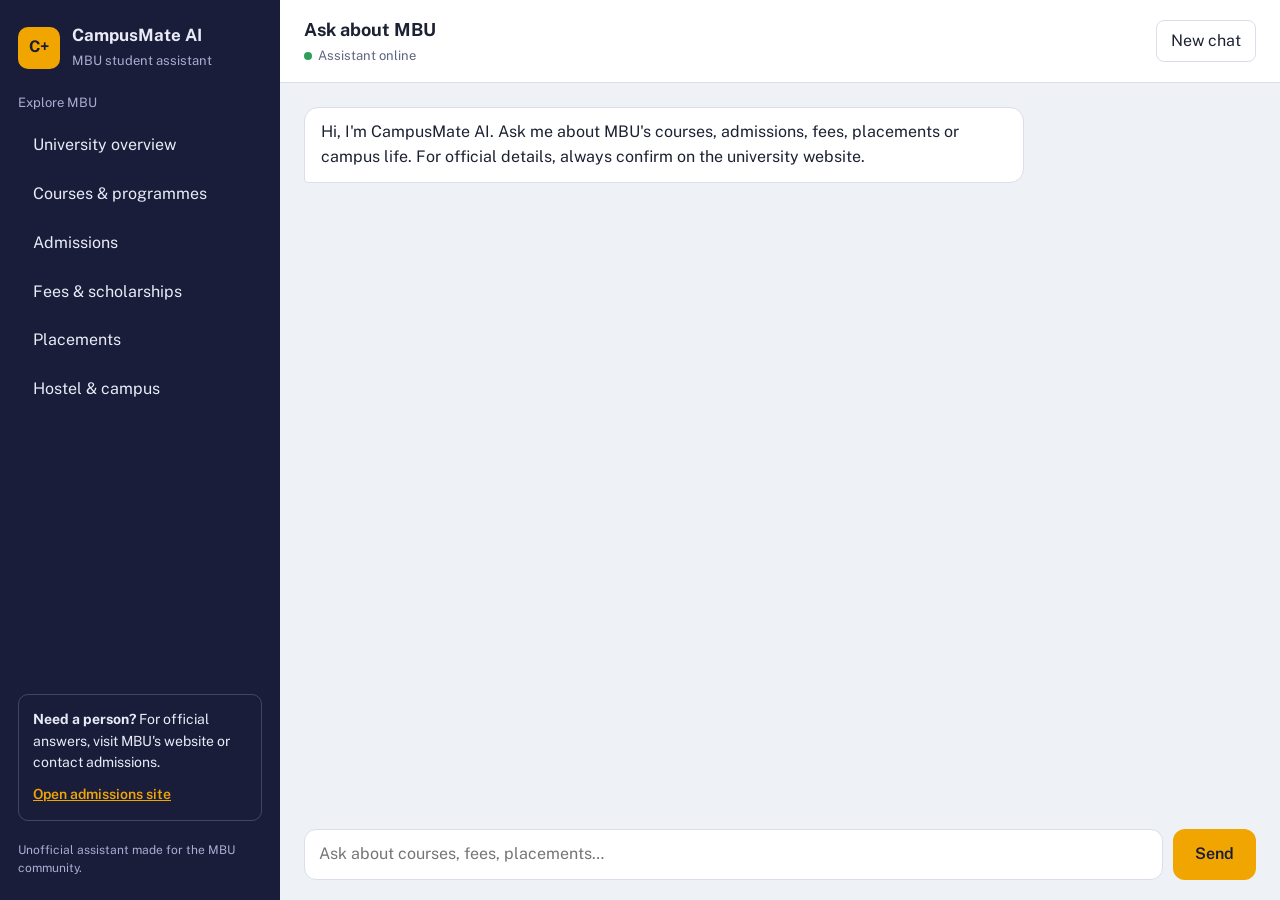
<file: index.html>
<!doctype html>
<html lang="en">
<head>
<meta charset="utf-8">
<meta name="viewport" content="width=device-width, initial-scale=1">
<title>CampusMate AI · MBU Student Assistant</title>
<link rel="preconnect" href="https://fonts.googleapis.com">
<link href="https://fonts.googleapis.com/css2?family=Public+Sans:wght@400;500;600;700&display=swap" rel="stylesheet">
<link rel="stylesheet" href="style.css">
</head>
<body>
<div class="app">
  <aside class="side">
    <div class="brand">
      <div class="logo" aria-hidden="true">C+</div>
      <div><strong>CampusMate AI</strong><span>MBU student assistant</span></div>
    </div>
    <nav id="quick" aria-label="Quick questions">
      <p class="group">Explore MBU</p>
      <button data-q="Give me an overview of Mohan Babu University.">University overview</button>
      <button data-q="What courses and programmes does MBU offer?">Courses &amp; programmes</button>
      <button data-q="How do I apply for admission to MBU?">Admissions</button>
      <button data-q="What are the fees and scholarships at MBU?">Fees &amp; scholarships</button>
      <button data-q="What verified information is available about placements at MBU?">Placements</button>
      <button data-q="Tell me about hostel and campus facilities at MBU.">Hostel &amp; campus</button>
    </nav>
    <div class="human">
      <p><strong>Need a person?</strong> For official answers, visit MBU's website or contact admissions.</p>
      <a href="https://admissions.mbu.asia/" target="_blank" rel="noopener noreferrer">Open admissions site</a>
    </div>
    <p class="foot">Unofficial assistant made for the MBU community.</p>
  </aside>

  <main class="main">
    <header class="top">
      <div><h1>Ask about MBU</h1><p><span class="dot"></span>Assistant online</p></div>
      <button id="newchat" type="button">New chat</button>
    </header>
    <section id="log" class="log" aria-live="polite"></section>
    <form id="composer" class="composer">
      <textarea id="question" rows="1" placeholder="Ask about courses, fees, placements…" aria-label="Your question"></textarea>
      <button id="send" type="submit">Send</button>
    </form>
  </main>
</div>
<script src="app.js"></script>
</body>
</html>
</file>
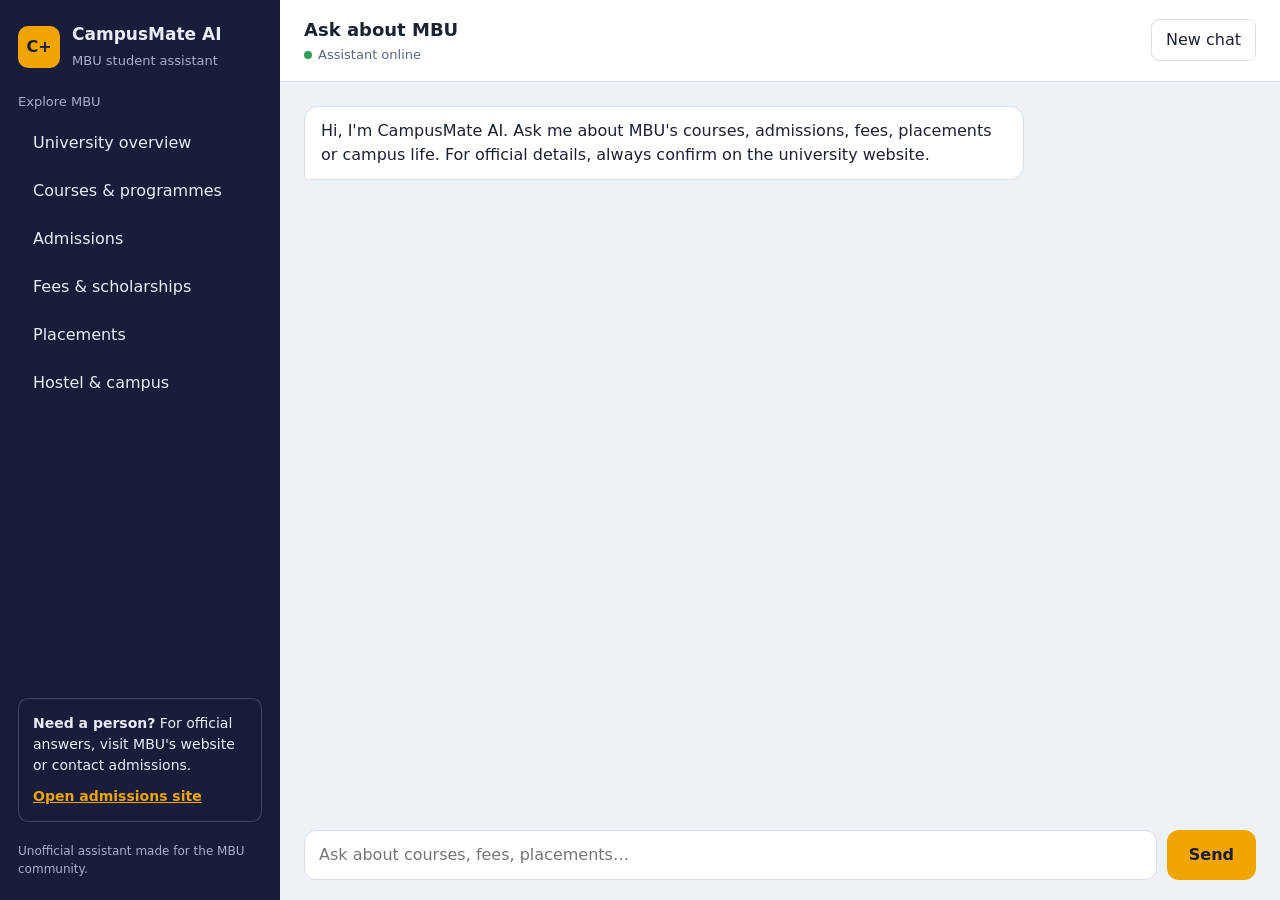
<file: static/index.html>
<!doctype html>
<html lang="en">
<head>
<meta charset="utf-8">
<meta name="viewport" content="width=device-width, initial-scale=1">
<meta name="theme-color" content="#1a1d3a">
<meta name="description" content="CampusMate AI is a fast MBU student assistant for course, admissions, fees, placements, and hostel information.">
<title>CampusMate AI · MBU Student Assistant</title>
<link rel="stylesheet" href="style.css">
</head>
<body>
<div class="app">
  <aside class="side">
    <div class="brand">
      <div class="logo" aria-hidden="true">C+</div>
      <div><strong>CampusMate AI</strong><span>MBU student assistant</span></div>
    </div>
    <nav id="quick" aria-label="Quick questions">
      <p class="group">Explore MBU</p>
      <button data-q="Give me an overview of Mohan Babu University.">University overview</button>
      <button data-q="What courses and programmes does MBU offer?">Courses &amp; programmes</button>
      <button data-q="How do I apply for admission to MBU?">Admissions</button>
      <button data-q="What are the fees and scholarships at MBU?">Fees &amp; scholarships</button>
      <button data-q="What verified information is available about placements at MBU?">Placements</button>
      <button data-q="Tell me about hostel and campus facilities at MBU.">Hostel &amp; campus</button>
    </nav>
    <div class="human">
      <p><strong>Need a person?</strong> For official answers, visit MBU's website or contact admissions.</p>
      <a href="https://admissions.mbu.asia/" target="_blank" rel="noopener noreferrer">Open admissions site</a>
    </div>
    <p class="foot">Unofficial assistant made for the MBU community.</p>
  </aside>

  <main class="main">
    <header class="top">
      <div><h1>Ask about MBU</h1><p><span class="dot"></span>Assistant online</p></div>
      <div class="top-actions">
        <button id="settings-button" type="button">API settings</button>
        <button id="newchat" type="button">New chat</button>
      </div>
    </header>
    <section id="log" class="log" aria-live="polite"></section>
    <form id="composer" class="composer">
      <textarea id="question" rows="1" placeholder="Ask about courses, fees, placements…" aria-label="Your question"></textarea>
      <button id="send" type="submit">Send</button>
    </form>
  </main>
</div>
<dialog id="settings-dialog" aria-labelledby="settings-title">
  <form id="settings-form">
    <h2 id="settings-title">Gemini API settings</h2>
    <p class="settings-help">Enter your Gemini API key. It is saved only in this computer's local .env file and is never shown again.</p>
    <p id="settings-status" role="status"></p>
    <label for="api-key">Gemini API key</label>
    <input id="api-key" name="api_key" type="password" autocomplete="new-password" required>
    <div class="settings-actions">
      <button id="settings-close" type="button">Cancel</button>
      <button id="settings-save" type="submit">Save key</button>
    </div>
  </form>
</dialog>
<script src="app.js"></script>
</body>
</html>
</file>
<file: style.css>
:root{--ink:#1a1d3a;--side:#1a1d3a;--accent:#f0a500;--bg:#eef1f6;--card:#fff;--line:#d9deea;--text:#1d2233;--muted:#5d6580;--err:#b3261e;color-scheme:light}
@media (prefers-color-scheme:dark){:root{--bg:#12141f;--card:#1c2030;--line:#2c3248;--text:#e8eaf3;--muted:#9aa2bd;--err:#ff8a80}}
*{box-sizing:border-box}
html,body{height:100%;margin:0}
body{font-family:"Public Sans",system-ui,-apple-system,"Segoe UI",sans-serif;background:var(--bg);color:var(--text);line-height:1.55}
.app{display:grid;grid-template-columns:280px 1fr;height:100%}
.side{background:var(--side);color:#e9ebf7;padding:22px 18px;display:flex;flex-direction:column;gap:20px;overflow:auto}
.brand{display:flex;gap:12px;align-items:center}
.logo{width:42px;height:42px;border-radius:10px;background:var(--accent);color:var(--ink);font-weight:700;display:grid;place-items:center}
.brand strong{display:block;font-size:17px}.brand span{font-size:13px;color:#a9aed0}
.group{margin:0 0 6px;font-size:13px;color:#a9aed0}
#quick{display:flex;flex-direction:column;gap:4px}
#quick button{text-align:left;background:transparent;border:0;color:inherit;font:inherit;padding:10px 12px;border-radius:8px;cursor:pointer;border-left:3px solid transparent}
#quick button:hover:not(:disabled){background:rgba(255,255,255,.08);border-left-color:var(--accent)}
#quick button:disabled{opacity:.5;cursor:not-allowed}
.human{margin-top:auto;padding:14px;border:1px solid rgba(255,255,255,.18);border-radius:10px;font-size:14px}
.human p{margin:0 0 10px}
.human a{color:var(--accent);font-weight:600}
.foot{margin:0;font-size:12px;color:#a9aed0}
.main{display:flex;flex-direction:column;min-width:0;height:100%}
.top{display:flex;justify-content:space-between;align-items:center;padding:16px 24px;background:var(--card);border-bottom:1px solid var(--line)}
.top h1{margin:0;font-size:18px}.top p{margin:2px 0 0;font-size:13px;color:var(--muted)}
.dot{display:inline-block;width:8px;height:8px;border-radius:50%;background:#2e9e5b;margin-right:6px}
#newchat{font:inherit;background:transparent;border:1px solid var(--line);color:var(--text);padding:8px 14px;border-radius:8px;cursor:pointer}
#newchat:hover{border-color:var(--accent)}
.log{flex:1;overflow-y:auto;padding:24px;display:flex;flex-direction:column;gap:14px}
.msg{max-width:min(720px,88%);padding:12px 16px;border-radius:14px;overflow-wrap:anywhere}
.msg p{margin:0 0 8px}.msg p:last-child{margin:0}
.msg ul{margin:4px 0 8px;padding-left:20px}
.msg a{color:inherit;text-decoration:underline}
.msg.bot{background:var(--card);border:1px solid var(--line);align-self:flex-start;border-bottom-left-radius:4px}
.msg.user{background:var(--ink);color:#fff;align-self:flex-end;border-bottom-right-radius:4px;white-space:pre-wrap}
@media (prefers-color-scheme:dark){.msg.user{background:#34407a}}
.msg.error{background:transparent;border:1px solid var(--err);color:var(--err);align-self:flex-start}
.typing{display:inline-flex;gap:4px;align-items:center;height:20px}
.typing i{width:7px;height:7px;border-radius:50%;background:var(--muted);animation:b 1s infinite}
.typing i:nth-child(2){animation-delay:.15s}.typing i:nth-child(3){animation-delay:.3s}
@keyframes b{0%,60%,100%{opacity:.3}30%{opacity:1}}
.composer{display:flex;gap:10px;padding:14px 24px 20px;background:var(--bg)}
textarea{flex:1;font:inherit;color:var(--text);background:var(--card);border:1px solid var(--line);border-radius:12px;padding:12px 14px;resize:none;max-height:128px}
#send{font:inherit;font-weight:600;background:var(--accent);color:#1a1d3a;border:0;border-radius:12px;padding:0 22px;cursor:pointer}
#send:disabled{opacity:.5;cursor:not-allowed}
:focus-visible{outline:3px solid var(--accent);outline-offset:2px}
@media (prefers-reduced-motion:reduce){.typing i{animation:none}}
@media (max-width:800px){
  .app{grid-template-columns:1fr;grid-template-rows:auto 1fr}
  .side{flex-direction:row;flex-wrap:wrap;padding:12px;gap:10px}
  .brand span,.group,.human,.foot{display:none}
  #quick{flex-direction:row;overflow-x:auto;width:100%}
  #quick button{white-space:nowrap;border:1px solid rgba(255,255,255,.2)}
  .log,.composer{padding-left:14px;padding-right:14px}
}
</file>
<file: static/style.css>
:root {
  --ink: #1a1d3a;
  --side: #1a1d3a;
  --accent: #f0a500;
  --bg: #eef1f6;
  --card: #fff;
  --line: #d9deea;
  --text: #1d2233;
  --muted: #5d6580;
  --err: #b3261e;
  color-scheme: light;
}

@media (prefers-color-scheme: dark) {
  :root {
    --bg: #12141f;
    --card: #1c2030;
    --line: #2c3248;
    --text: #e8eaf3;
    --muted: #9aa2bd;
    --err: #ff8a80;
  }
}

* { box-sizing: border-box; }
html, body { height: 100%; margin: 0; }
body {
  font-family: system-ui, -apple-system, "Segoe UI", sans-serif;
  background: var(--bg);
  color: var(--text);
  line-height: 1.5;
  -webkit-font-smoothing: antialiased;
  text-rendering: optimizeLegibility;
}

.app {
  display: grid;
  grid-template-columns: 280px 1fr;
  height: 100%;
}

.side {
  background: var(--side);
  color: #e9ebf7;
  padding: 22px 18px;
  display: flex;
  flex-direction: column;
  gap: 20px;
  overflow: auto;
}

.brand { display: flex; gap: 12px; align-items: center; }
.logo {
  width: 42px; height: 42px; border-radius: 10px; background: var(--accent); color: var(--ink);
  font-weight: 700; display: grid; place-items: center;
}
.brand strong { display: block; font-size: 17px; }
.brand span { font-size: 13px; color: #a9aed0; }
.group { margin: 0 0 6px; font-size: 13px; color: #a9aed0; }
#quick { display: flex; flex-direction: column; gap: 4px; }
#quick button {
  text-align: left; background: transparent; border: 0; color: inherit; font: inherit;
  padding: 10px 12px; border-radius: 8px; cursor: pointer; border-left: 3px solid transparent;
  transition: background 0.15s ease, border-color 0.15s ease;
}
#quick button:hover:not(:disabled) {
  background: rgba(255,255,255,.08); border-left-color: var(--accent);
}
#quick button:disabled { opacity: 0.5; cursor: not-allowed; }
.human { margin-top: auto; padding: 14px; border: 1px solid rgba(255,255,255,.18); border-radius: 10px; font-size: 14px; }
.human p { margin: 0 0 10px; }
.human a { color: var(--accent); font-weight: 600; }
.foot { margin: 0; font-size: 12px; color: #a9aed0; }

.main { display: flex; flex-direction: column; min-width: 0; height: 100%; }
.top {
  display: flex; justify-content: space-between; align-items: center; padding: 16px 24px;
  background: var(--card); border-bottom: 1px solid var(--line);
}
.top h1 { margin: 0; font-size: 18px; }
.top p { margin: 2px 0 0; font-size: 13px; color: var(--muted); }
.top-actions { display: flex; gap: 8px; }
#settings-button {
  font: inherit; background: transparent; border: 1px solid var(--line); color: var(--text);
  padding: 8px 14px; border-radius: 8px; cursor: pointer;
}
#settings-button:hover { border-color: var(--accent); }
.dot {
  display: inline-block; width: 8px; height: 8px; border-radius: 50%; background: #2e9e5b;
  margin-right: 6px;
}
#newchat {
  font: inherit; background: transparent; border: 1px solid var(--line); color: var(--text);
  padding: 8px 14px; border-radius: 8px; cursor: pointer;
}
#newchat:hover { border-color: var(--accent); }

dialog {
  width: min(440px, calc(100% - 32px)); padding: 24px; border: 1px solid var(--line);
  border-radius: 14px; color: var(--text); background: var(--card);
}
dialog::backdrop { background: rgba(15, 18, 35, .55); }
dialog h2 { margin: 0 0 8px; font-size: 20px; }
.settings-help { margin: 0 0 16px; color: var(--muted); font-size: 14px; }
#settings-status { min-height: 22px; margin: 0 0 12px; color: var(--muted); font-size: 14px; }
#settings-form label { display: block; margin-bottom: 6px; font-weight: 600; }
#api-key {
  width: 100%; font: inherit; color: var(--text); background: var(--bg); border: 1px solid var(--line);
  border-radius: 8px; padding: 10px 12px;
}
.settings-actions { display: flex; justify-content: flex-end; gap: 8px; margin-top: 18px; }
.settings-actions button {
  font: inherit; background: transparent; border: 1px solid var(--line); color: var(--text);
  padding: 8px 14px; border-radius: 8px; cursor: pointer;
}
.settings-actions button[type="submit"] { background: var(--accent); border-color: var(--accent); color: var(--ink); }
.settings-actions button:disabled { opacity: .5; cursor: not-allowed; }

.log { flex: 1; overflow-y: auto; padding: 24px; display: flex; flex-direction: column; gap: 14px; }
.msg {
  max-width: min(720px, 88%); padding: 12px 16px; border-radius: 14px; overflow-wrap: anywhere;
}
.msg p { margin: 0 0 8px; }
.msg p:last-child { margin: 0; }
.msg ul { margin: 4px 0 8px; padding-left: 20px; }
.msg a { color: inherit; text-decoration: underline; }
.msg.bot {
  background: var(--card); border: 1px solid var(--line); align-self: flex-start;
  border-bottom-left-radius: 4px;
}
.msg.user {
  background: var(--ink); color: #fff; align-self: flex-end; border-bottom-right-radius: 4px;
  white-space: pre-wrap;
}
@media (prefers-color-scheme: dark) { .msg.user { background: #34407a; } }
.msg.error {
  background: transparent; border: 1px solid var(--err); color: var(--err); align-self: flex-start;
}

.typing { display: inline-flex; gap: 4px; align-items: center; height: 20px; }
.typing i {
  width: 7px; height: 7px; border-radius: 50%; background: var(--muted); animation: pulse 1s infinite;
}
.typing i:nth-child(2) { animation-delay: .15s; }
.typing i:nth-child(3) { animation-delay: .3s; }
@keyframes pulse { 0%, 60%, 100% { opacity: .3; } 30% { opacity: 1; } }

.composer {
  display: flex; gap: 10px; padding: 14px 24px 20px; background: var(--bg);
}
textarea {
  flex: 1; font: inherit; color: var(--text); background: var(--card); border: 1px solid var(--line);
  border-radius: 12px; padding: 12px 14px; resize: none; max-height: 128px; min-height: 48px;
}
#send {
  font: inherit; font-weight: 600; background: var(--accent); color: #1a1d3a; border: 0;
  border-radius: 12px; padding: 0 22px; cursor: pointer; min-width: 88px;
}
#send:disabled { opacity: 0.5; cursor: not-allowed; }
:focus-visible { outline: 3px solid var(--accent); outline-offset: 2px; }

@media (prefers-reduced-motion: reduce) { .typing i { animation: none; } }

@media (max-width: 800px) {
  .app { grid-template-columns: 1fr; grid-template-rows: auto 1fr; }
  .side { flex-direction: row; flex-wrap: wrap; padding: 12px; gap: 10px; }
  .brand span, .group, .human, .foot { display: none; }
  #quick { flex-direction: row; overflow-x: auto; width: 100%; }
  #quick button { white-space: nowrap; border: 1px solid rgba(255,255,255,.2); }
  .log, .composer { padding-left: 14px; padding-right: 14px; }
}
</file>
